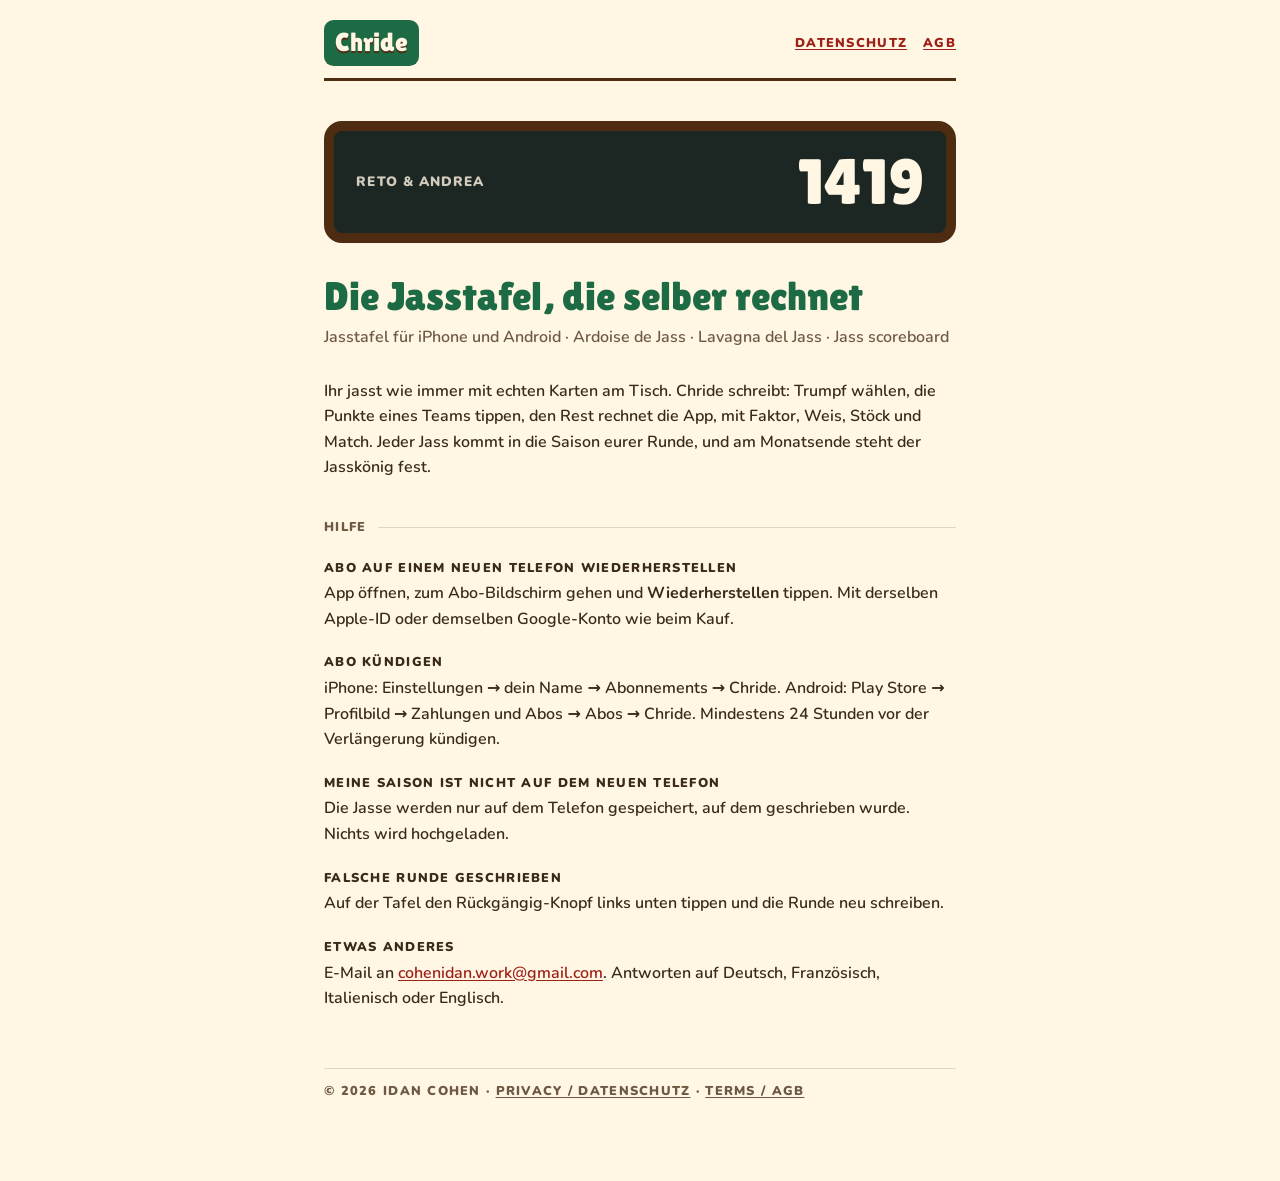
<file: index.html>
<!doctype html>
<html lang="de">
<head>
<meta charset="utf-8">
<meta name="viewport" content="width=device-width, initial-scale=1">
<title>Chride — Jasstafel für den Schieber</title>
<meta name="description" content="Die Jasstafel, die selber rechnet: Schieber mit Faktor, Weis, Stöck und Match, die Saison eurer Jassrunde und der Jasskönig des Monats. iPhone und Android.">
<link rel="preconnect" href="https://fonts.googleapis.com">
<link rel="preconnect" href="https://fonts.gstatic.com" crossorigin>
<link href="https://fonts.googleapis.com/css2?family=Lilita+One&family=Nunito:wght@600;900&display=swap" rel="stylesheet">
<link rel="stylesheet" href="style.css">
</head>
<body>
<header><span class="mark">Chride</span><nav><a href="privacy.html">Datenschutz</a><a href="terms.html">AGB</a></nav></header>

<div class="slate" aria-hidden="true"><span>Reto &amp; Andrea</span><b>1419</b></div>

<h1>Die Jasstafel, die selber rechnet</h1>
<p class="sub">Jasstafel für iPhone und Android · Ardoise de Jass · Lavagna del Jass · Jass scoreboard</p>

<p>Ihr jasst wie immer mit echten Karten am Tisch. Chride schreibt: Trumpf wählen, die Punkte eines Teams
tippen, den Rest rechnet die App, mit Faktor, Weis, Stöck und Match. Jeder Jass kommt in die Saison eurer
Runde, und am Monatsende steht der Jasskönig fest.</p>

<h2>Hilfe</h2>
<dl>
  <dt>Abo auf einem neuen Telefon wiederherstellen</dt>
  <dd>App öffnen, zum Abo-Bildschirm gehen und <strong>Wiederherstellen</strong> tippen. Mit derselben Apple-ID
      oder demselben Google-Konto wie beim Kauf.</dd>

  <dt>Abo kündigen</dt>
  <dd>iPhone: Einstellungen → dein Name → Abonnements → Chride. Android: Play Store → Profilbild → Zahlungen und
      Abos → Abos → Chride. Mindestens 24 Stunden vor der Verlängerung kündigen.</dd>

  <dt>Meine Saison ist nicht auf dem neuen Telefon</dt>
  <dd>Die Jasse werden nur auf dem Telefon gespeichert, auf dem geschrieben wurde. Nichts wird hochgeladen.</dd>

  <dt>Falsche Runde geschrieben</dt>
  <dd>Auf der Tafel den Rückgängig-Knopf links unten tippen und die Runde neu schreiben.</dd>

  <dt>Etwas anderes</dt>
  <dd>E-Mail an <a href="mailto:cohenidan.work@gmail.com?subject=Chride%20Hilfe">cohenidan.work@gmail.com</a>.
      Antworten auf Deutsch, Französisch, Italienisch oder Englisch.</dd>
</dl>

<footer>© 2026 Idan Cohen · <a href="privacy.html">Privacy / Datenschutz</a> · <a href="terms.html">Terms / AGB</a></footer>
</body>
</html>
</file>
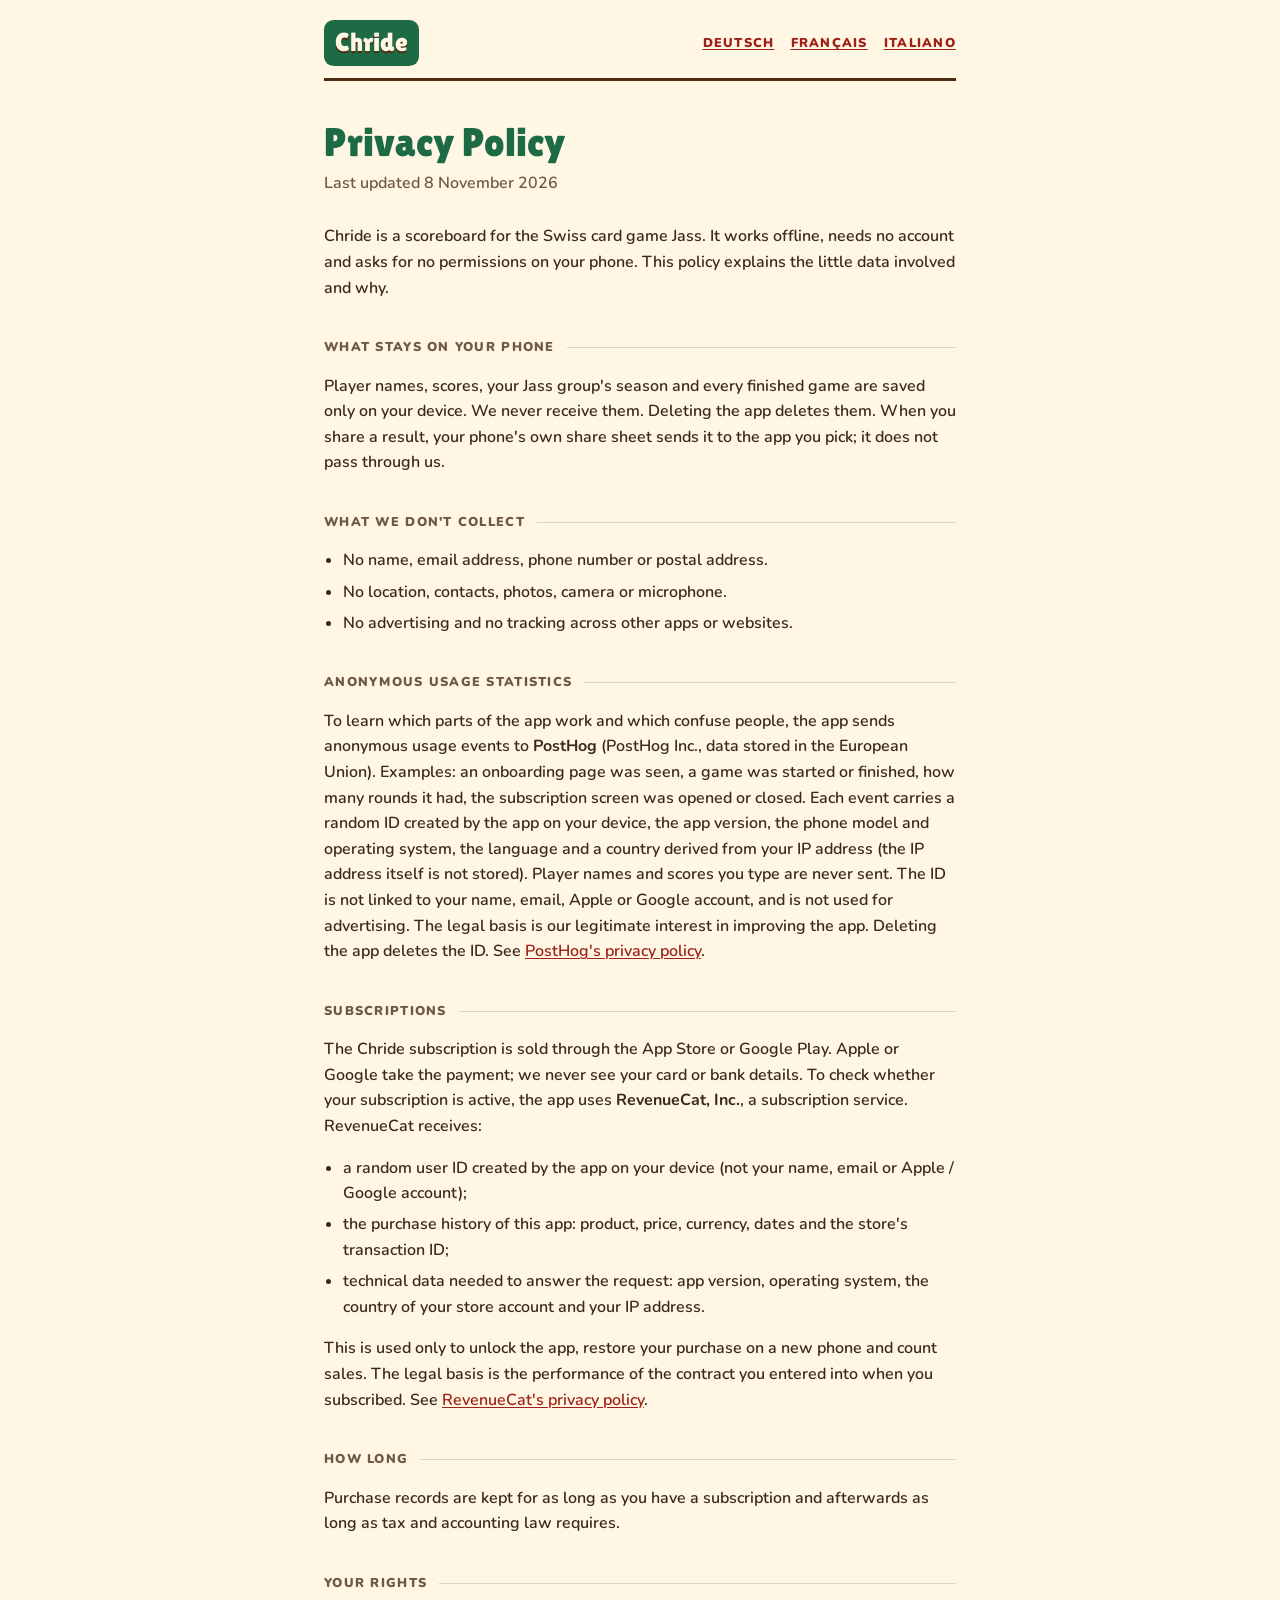
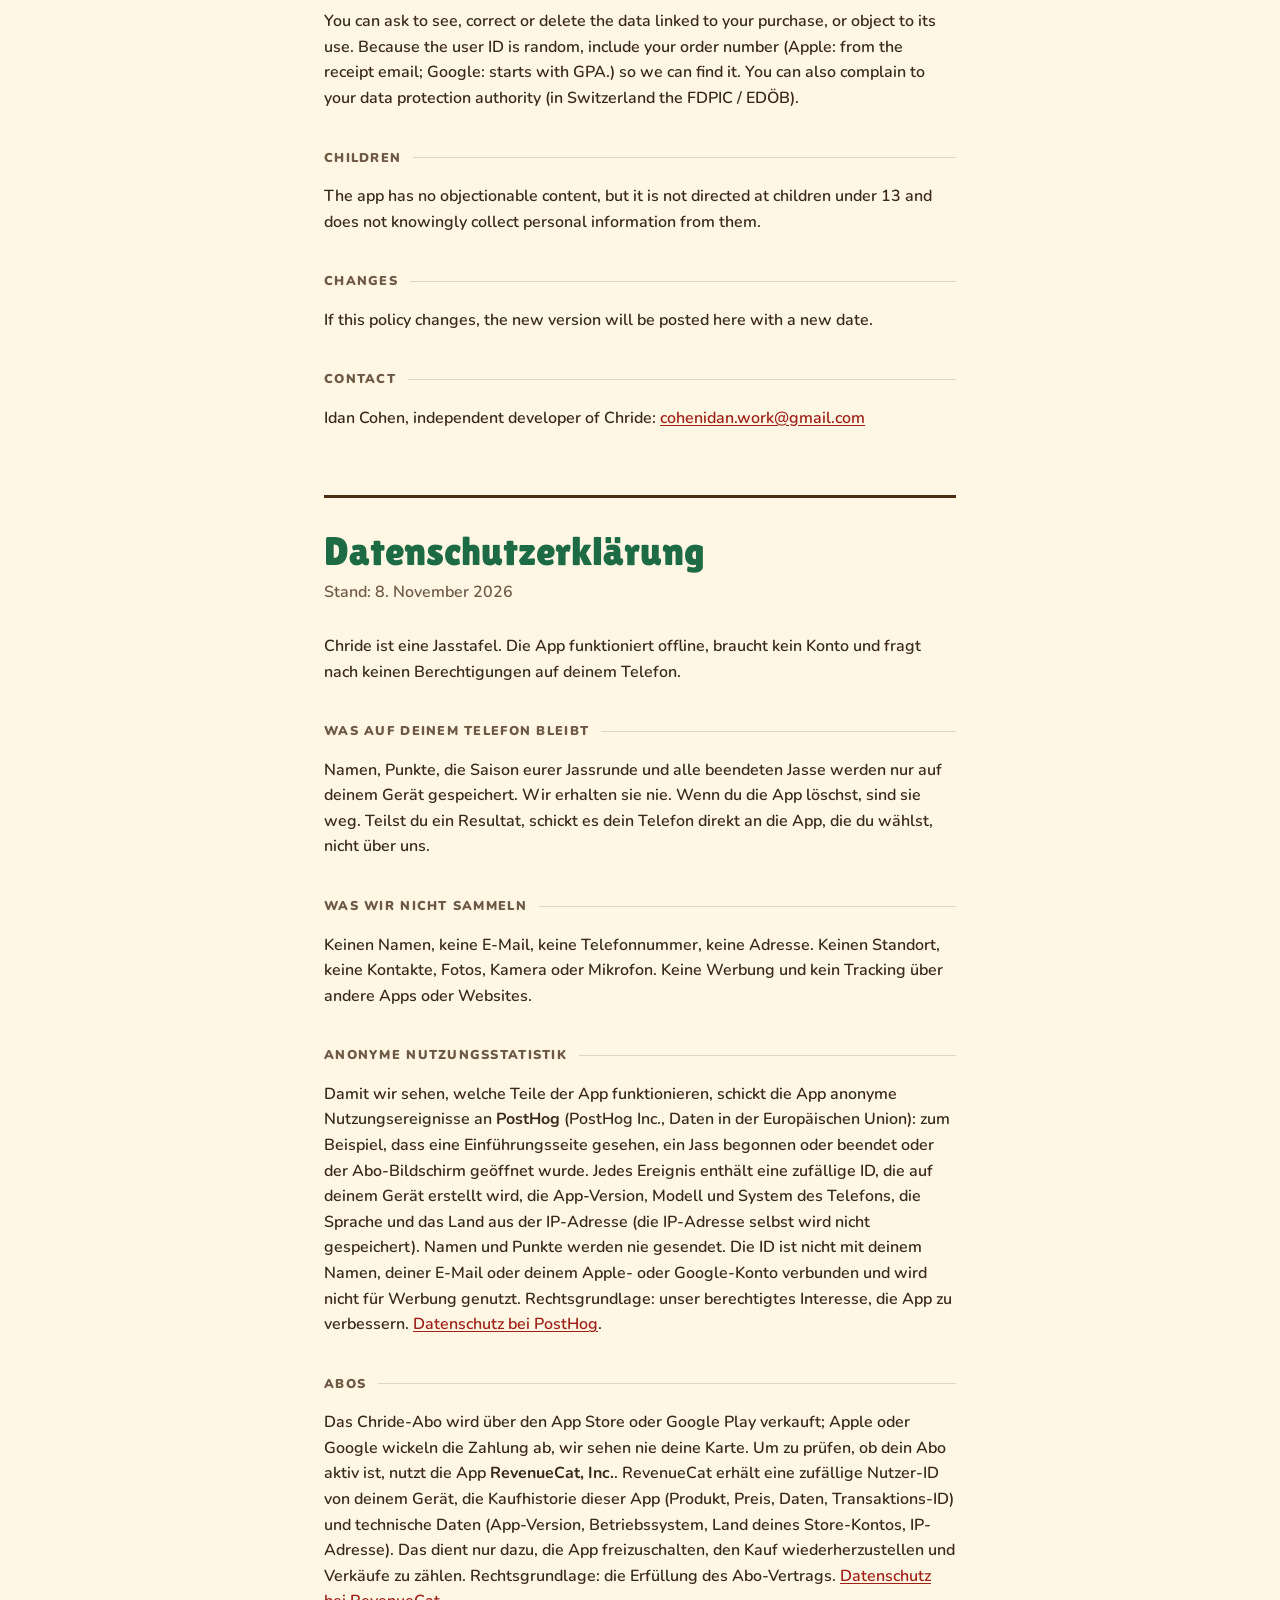
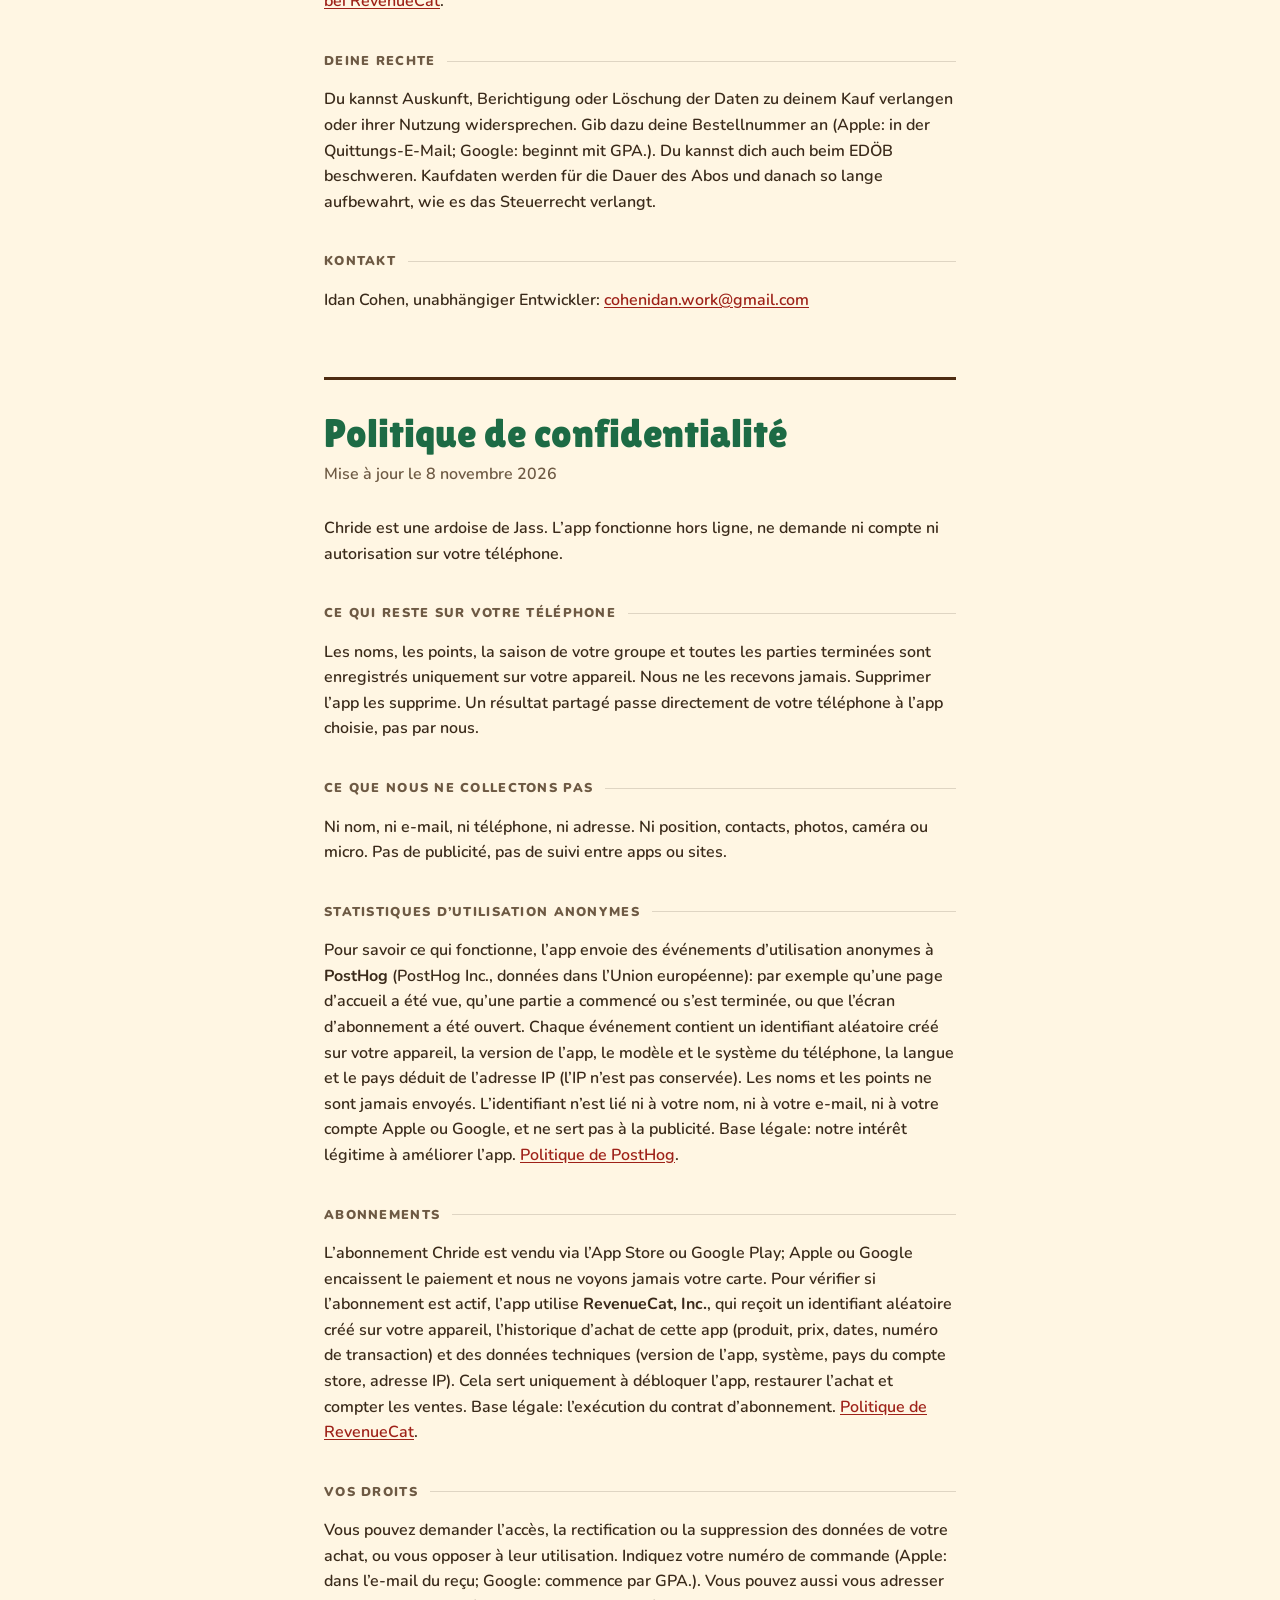
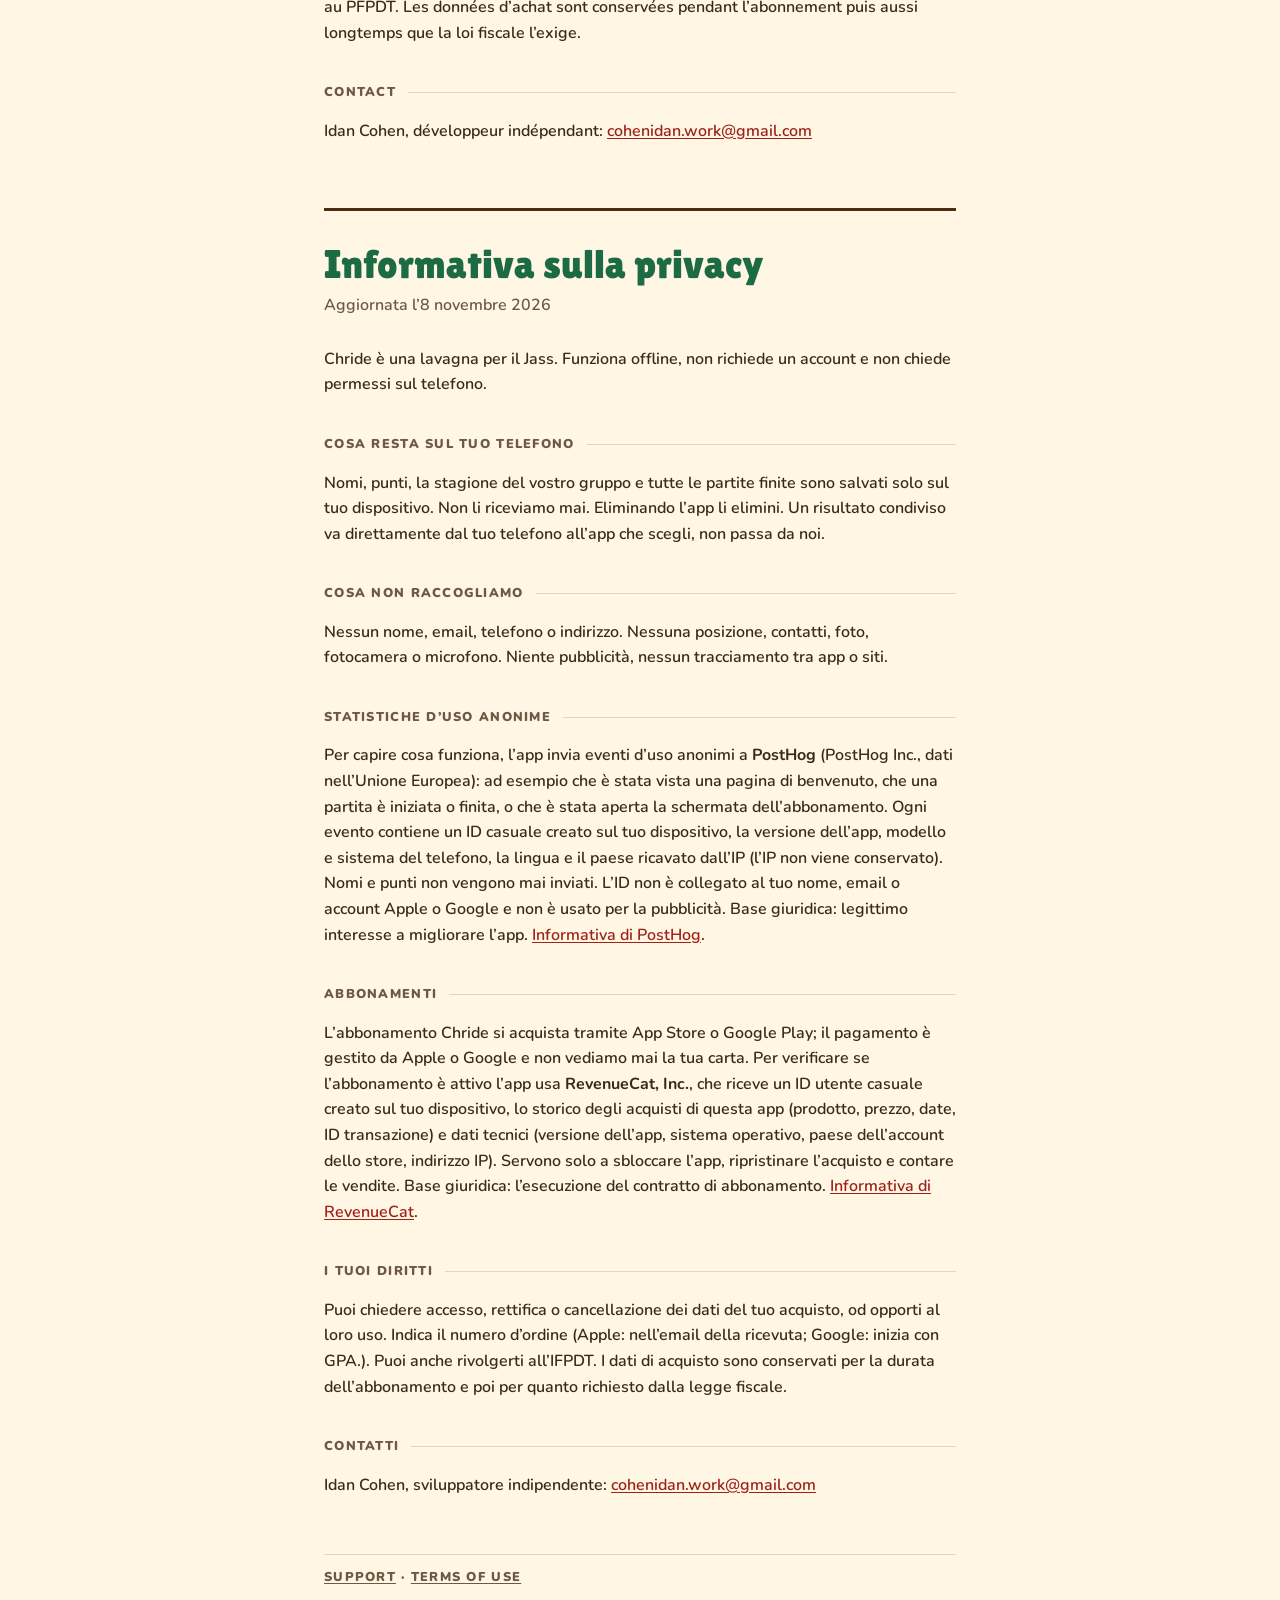
<file: privacy.html>
<!doctype html>
<html lang="en">
<head>
<meta charset="utf-8">
<meta name="viewport" content="width=device-width, initial-scale=1">
<title>Privacy Policy — Chride</title>
<link rel="preconnect" href="https://fonts.googleapis.com">
<link rel="preconnect" href="https://fonts.gstatic.com" crossorigin>
<link href="https://fonts.googleapis.com/css2?family=Lilita+One&family=Nunito:wght@600;900&display=swap" rel="stylesheet">
<link rel="stylesheet" href="style.css">
</head>
<body>
<header><a class="mark" href="./">Chride</a><nav><a href="#de">Deutsch</a><a href="#fr">Français</a><a href="#it">Italiano</a></nav></header>

<h1>Privacy Policy</h1>
<p class="sub">Last updated 8 November 2026</p>

<p>Chride is a scoreboard for the Swiss card game Jass. It works offline, needs no account and asks for no
permissions on your phone. This policy explains the little data involved and why.</p>

<h2>What stays on your phone</h2>
<p>Player names, scores, your Jass group's season and every finished game are saved only on your device. We
never receive them. Deleting the app deletes them. When you share a result, your phone's own share sheet sends
it to the app you pick; it does not pass through us.</p>

<h2>What we don't collect</h2>
<ul>
  <li>No name, email address, phone number or postal address.</li>
  <li>No location, contacts, photos, camera or microphone.</li>
  <li>No advertising and no tracking across other apps or websites.</li>
</ul>

<h2>Anonymous usage statistics</h2>
<p>To learn which parts of the app work and which confuse people, the app sends anonymous usage events to
<strong>PostHog</strong> (PostHog Inc., data stored in the European Union). Examples: an onboarding page was
seen, a game was started or finished, how many rounds it had, the subscription screen was opened or closed.
Each event carries a random ID created by the app on your device, the app version, the phone model and
operating system, the language and a country derived from your IP address (the IP address itself is not
stored). Player names and scores you type are never sent. The ID is not linked to your name, email, Apple or
Google account, and is not used for advertising. The legal basis is our legitimate interest in improving the
app. Deleting the app deletes the ID. See <a href="https://posthog.com/privacy">PostHog's privacy policy</a>.</p>

<h2>Subscriptions</h2>
<p>The Chride subscription is sold through the App Store or Google Play. Apple or Google take the payment; we
never see your card or bank details. To check whether your subscription is active, the app uses
<strong>RevenueCat, Inc.</strong>, a subscription service. RevenueCat receives:</p>
<ul>
  <li>a random user ID created by the app on your device (not your name, email or Apple / Google account);</li>
  <li>the purchase history of this app: product, price, currency, dates and the store's transaction ID;</li>
  <li>technical data needed to answer the request: app version, operating system, the country of your store
      account and your IP address.</li>
</ul>
<p>This is used only to unlock the app, restore your purchase on a new phone and count sales. The legal basis
is the performance of the contract you entered into when you subscribed. See
<a href="https://www.revenuecat.com/privacy/">RevenueCat's privacy policy</a>.</p>

<h2>How long</h2>
<p>Purchase records are kept for as long as you have a subscription and afterwards as long as tax and
accounting law requires.</p>

<h2>Your rights</h2>
<p>You can ask to see, correct or delete the data linked to your purchase, or object to its use. Because the
user ID is random, include your order number (Apple: from the receipt email; Google: starts with GPA.) so we
can find it. You can also complain to your data protection authority (in Switzerland the FDPIC / EDÖB).</p>

<h2>Children</h2>
<p>The app has no objectionable content, but it is not directed at children under 13 and does not knowingly
collect personal information from them.</p>

<h2>Changes</h2>
<p>If this policy changes, the new version will be posted here with a new date.</p>

<h2>Contact</h2>
<p>Idan Cohen, independent developer of Chride:
<a href="mailto:cohenidan.work@gmail.com?subject=Chride%20privacy">cohenidan.work@gmail.com</a></p>

<hr id="de">
<h1 lang="de">Datenschutzerklärung</h1>
<div lang="de">
<p class="sub">Stand: 8. November 2026</p>
<p>Chride ist eine Jasstafel. Die App funktioniert offline, braucht kein Konto und fragt nach keinen
Berechtigungen auf deinem Telefon.</p>
<h2>Was auf deinem Telefon bleibt</h2>
<p>Namen, Punkte, die Saison eurer Jassrunde und alle beendeten Jasse werden nur auf deinem Gerät gespeichert.
Wir erhalten sie nie. Wenn du die App löschst, sind sie weg. Teilst du ein Resultat, schickt es dein Telefon
direkt an die App, die du wählst, nicht über uns.</p>
<h2>Was wir nicht sammeln</h2>
<p>Keinen Namen, keine E-Mail, keine Telefonnummer, keine Adresse. Keinen Standort, keine Kontakte, Fotos,
Kamera oder Mikrofon. Keine Werbung und kein Tracking über andere Apps oder Websites.</p>
<h2>Anonyme Nutzungsstatistik</h2>
<p>Damit wir sehen, welche Teile der App funktionieren, schickt die App anonyme Nutzungsereignisse an
<strong>PostHog</strong> (PostHog Inc., Daten in der Europäischen Union): zum Beispiel, dass eine
Einführungsseite gesehen, ein Jass begonnen oder beendet oder der Abo-Bildschirm geöffnet wurde. Jedes Ereignis
enthält eine zufällige ID, die auf deinem Gerät erstellt wird, die App-Version, Modell und System des Telefons,
die Sprache und das Land aus der IP-Adresse (die IP-Adresse selbst wird nicht gespeichert). Namen und Punkte
werden nie gesendet. Die ID ist nicht mit deinem Namen, deiner E-Mail oder deinem Apple- oder Google-Konto
verbunden und wird nicht für Werbung genutzt. Rechtsgrundlage: unser berechtigtes Interesse, die App zu
verbessern. <a href="https://posthog.com/privacy">Datenschutz bei PostHog</a>.</p>
<h2>Abos</h2>
<p>Das Chride-Abo wird über den App Store oder Google Play verkauft; Apple oder Google wickeln die Zahlung ab,
wir sehen nie deine Karte. Um zu prüfen, ob dein Abo aktiv ist, nutzt die App <strong>RevenueCat, Inc.</strong>.
RevenueCat erhält eine zufällige Nutzer-ID von deinem Gerät, die Kaufhistorie dieser App (Produkt, Preis,
Daten, Transaktions-ID) und technische Daten (App-Version, Betriebssystem, Land deines Store-Kontos,
IP-Adresse). Das dient nur dazu, die App freizuschalten, den Kauf wiederherzustellen und Verkäufe zu zählen.
Rechtsgrundlage: die Erfüllung des Abo-Vertrags. <a href="https://www.revenuecat.com/privacy/">Datenschutz bei
RevenueCat</a>.</p>
<h2>Deine Rechte</h2>
<p>Du kannst Auskunft, Berichtigung oder Löschung der Daten zu deinem Kauf verlangen oder ihrer Nutzung
widersprechen. Gib dazu deine Bestellnummer an (Apple: in der Quittungs-E-Mail; Google: beginnt mit GPA.). Du
kannst dich auch beim EDÖB beschweren. Kaufdaten werden für die Dauer des Abos und danach so lange aufbewahrt,
wie es das Steuerrecht verlangt.</p>
<h2>Kontakt</h2>
<p>Idan Cohen, unabhängiger Entwickler: <a href="mailto:cohenidan.work@gmail.com">cohenidan.work@gmail.com</a></p>
</div>

<hr id="fr">
<h1 lang="fr">Politique de confidentialité</h1>
<div lang="fr">
<p class="sub">Mise à jour le 8 novembre 2026</p>
<p>Chride est une ardoise de Jass. L’app fonctionne hors ligne, ne demande ni compte ni autorisation sur votre
téléphone.</p>
<h2>Ce qui reste sur votre téléphone</h2>
<p>Les noms, les points, la saison de votre groupe et toutes les parties terminées sont enregistrés uniquement
sur votre appareil. Nous ne les recevons jamais. Supprimer l’app les supprime. Un résultat partagé passe
directement de votre téléphone à l’app choisie, pas par nous.</p>
<h2>Ce que nous ne collectons pas</h2>
<p>Ni nom, ni e-mail, ni téléphone, ni adresse. Ni position, contacts, photos, caméra ou micro. Pas de
publicité, pas de suivi entre apps ou sites.</p>
<h2>Statistiques d’utilisation anonymes</h2>
<p>Pour savoir ce qui fonctionne, l’app envoie des événements d’utilisation anonymes à <strong>PostHog</strong>
(PostHog Inc., données dans l’Union européenne): par exemple qu’une page d’accueil a été vue, qu’une partie a
commencé ou s’est terminée, ou que l’écran d’abonnement a été ouvert. Chaque événement contient un identifiant
aléatoire créé sur votre appareil, la version de l’app, le modèle et le système du téléphone, la langue et le
pays déduit de l’adresse IP (l’IP n’est pas conservée). Les noms et les points ne sont jamais envoyés.
L’identifiant n’est lié ni à votre nom, ni à votre e-mail, ni à votre compte Apple ou Google, et ne sert pas à
la publicité. Base légale: notre intérêt légitime à améliorer l’app.
<a href="https://posthog.com/privacy">Politique de PostHog</a>.</p>
<h2>Abonnements</h2>
<p>L’abonnement Chride est vendu via l’App Store ou Google Play; Apple ou Google encaissent le paiement et nous
ne voyons jamais votre carte. Pour vérifier si l’abonnement est actif, l’app utilise <strong>RevenueCat,
Inc.</strong>, qui reçoit un identifiant aléatoire créé sur votre appareil, l’historique d’achat de cette app
(produit, prix, dates, numéro de transaction) et des données techniques (version de l’app, système, pays du
compte store, adresse IP). Cela sert uniquement à débloquer l’app, restaurer l’achat et compter les ventes.
Base légale: l’exécution du contrat d’abonnement. <a href="https://www.revenuecat.com/privacy/">Politique de
RevenueCat</a>.</p>
<h2>Vos droits</h2>
<p>Vous pouvez demander l’accès, la rectification ou la suppression des données de votre achat, ou vous opposer
à leur utilisation. Indiquez votre numéro de commande (Apple: dans l’e-mail du reçu; Google: commence par GPA.).
Vous pouvez aussi vous adresser au PFPDT. Les données d’achat sont conservées pendant l’abonnement puis aussi
longtemps que la loi fiscale l’exige.</p>
<h2>Contact</h2>
<p>Idan Cohen, développeur indépendant: <a href="mailto:cohenidan.work@gmail.com">cohenidan.work@gmail.com</a></p>
</div>

<hr id="it">
<h1 lang="it">Informativa sulla privacy</h1>
<div lang="it">
<p class="sub">Aggiornata l’8 novembre 2026</p>
<p>Chride è una lavagna per il Jass. Funziona offline, non richiede un account e non chiede permessi sul
telefono.</p>
<h2>Cosa resta sul tuo telefono</h2>
<p>Nomi, punti, la stagione del vostro gruppo e tutte le partite finite sono salvati solo sul tuo dispositivo.
Non li riceviamo mai. Eliminando l’app li elimini. Un risultato condiviso va direttamente dal tuo telefono
all’app che scegli, non passa da noi.</p>
<h2>Cosa non raccogliamo</h2>
<p>Nessun nome, email, telefono o indirizzo. Nessuna posizione, contatti, foto, fotocamera o microfono. Niente
pubblicità, nessun tracciamento tra app o siti.</p>
<h2>Statistiche d’uso anonime</h2>
<p>Per capire cosa funziona, l’app invia eventi d’uso anonimi a <strong>PostHog</strong> (PostHog Inc., dati
nell’Unione Europea): ad esempio che è stata vista una pagina di benvenuto, che una partita è iniziata o finita,
o che è stata aperta la schermata dell’abbonamento. Ogni evento contiene un ID casuale creato sul tuo
dispositivo, la versione dell’app, modello e sistema del telefono, la lingua e il paese ricavato dall’IP (l’IP
non viene conservato). Nomi e punti non vengono mai inviati. L’ID non è collegato al tuo nome, email o account
Apple o Google e non è usato per la pubblicità. Base giuridica: legittimo interesse a migliorare l’app.
<a href="https://posthog.com/privacy">Informativa di PostHog</a>.</p>
<h2>Abbonamenti</h2>
<p>L’abbonamento Chride si acquista tramite App Store o Google Play; il pagamento è gestito da Apple o Google e
non vediamo mai la tua carta. Per verificare se l’abbonamento è attivo l’app usa <strong>RevenueCat,
Inc.</strong>, che riceve un ID utente casuale creato sul tuo dispositivo, lo storico degli acquisti di questa
app (prodotto, prezzo, date, ID transazione) e dati tecnici (versione dell’app, sistema operativo, paese
dell’account dello store, indirizzo IP). Servono solo a sbloccare l’app, ripristinare l’acquisto e contare le
vendite. Base giuridica: l’esecuzione del contratto di abbonamento.
<a href="https://www.revenuecat.com/privacy/">Informativa di RevenueCat</a>.</p>
<h2>I tuoi diritti</h2>
<p>Puoi chiedere accesso, rettifica o cancellazione dei dati del tuo acquisto, od opporti al loro uso. Indica il
numero d’ordine (Apple: nell’email della ricevuta; Google: inizia con GPA.). Puoi anche rivolgerti all’IFPDT. I
dati di acquisto sono conservati per la durata dell’abbonamento e poi per quanto richiesto dalla legge
fiscale.</p>
<h2>Contatti</h2>
<p>Idan Cohen, sviluppatore indipendente: <a href="mailto:cohenidan.work@gmail.com">cohenidan.work@gmail.com</a></p>
</div>

<footer><a href="./">Support</a> · <a href="terms.html">Terms of use</a></footer>
</body>
</html>
</file>
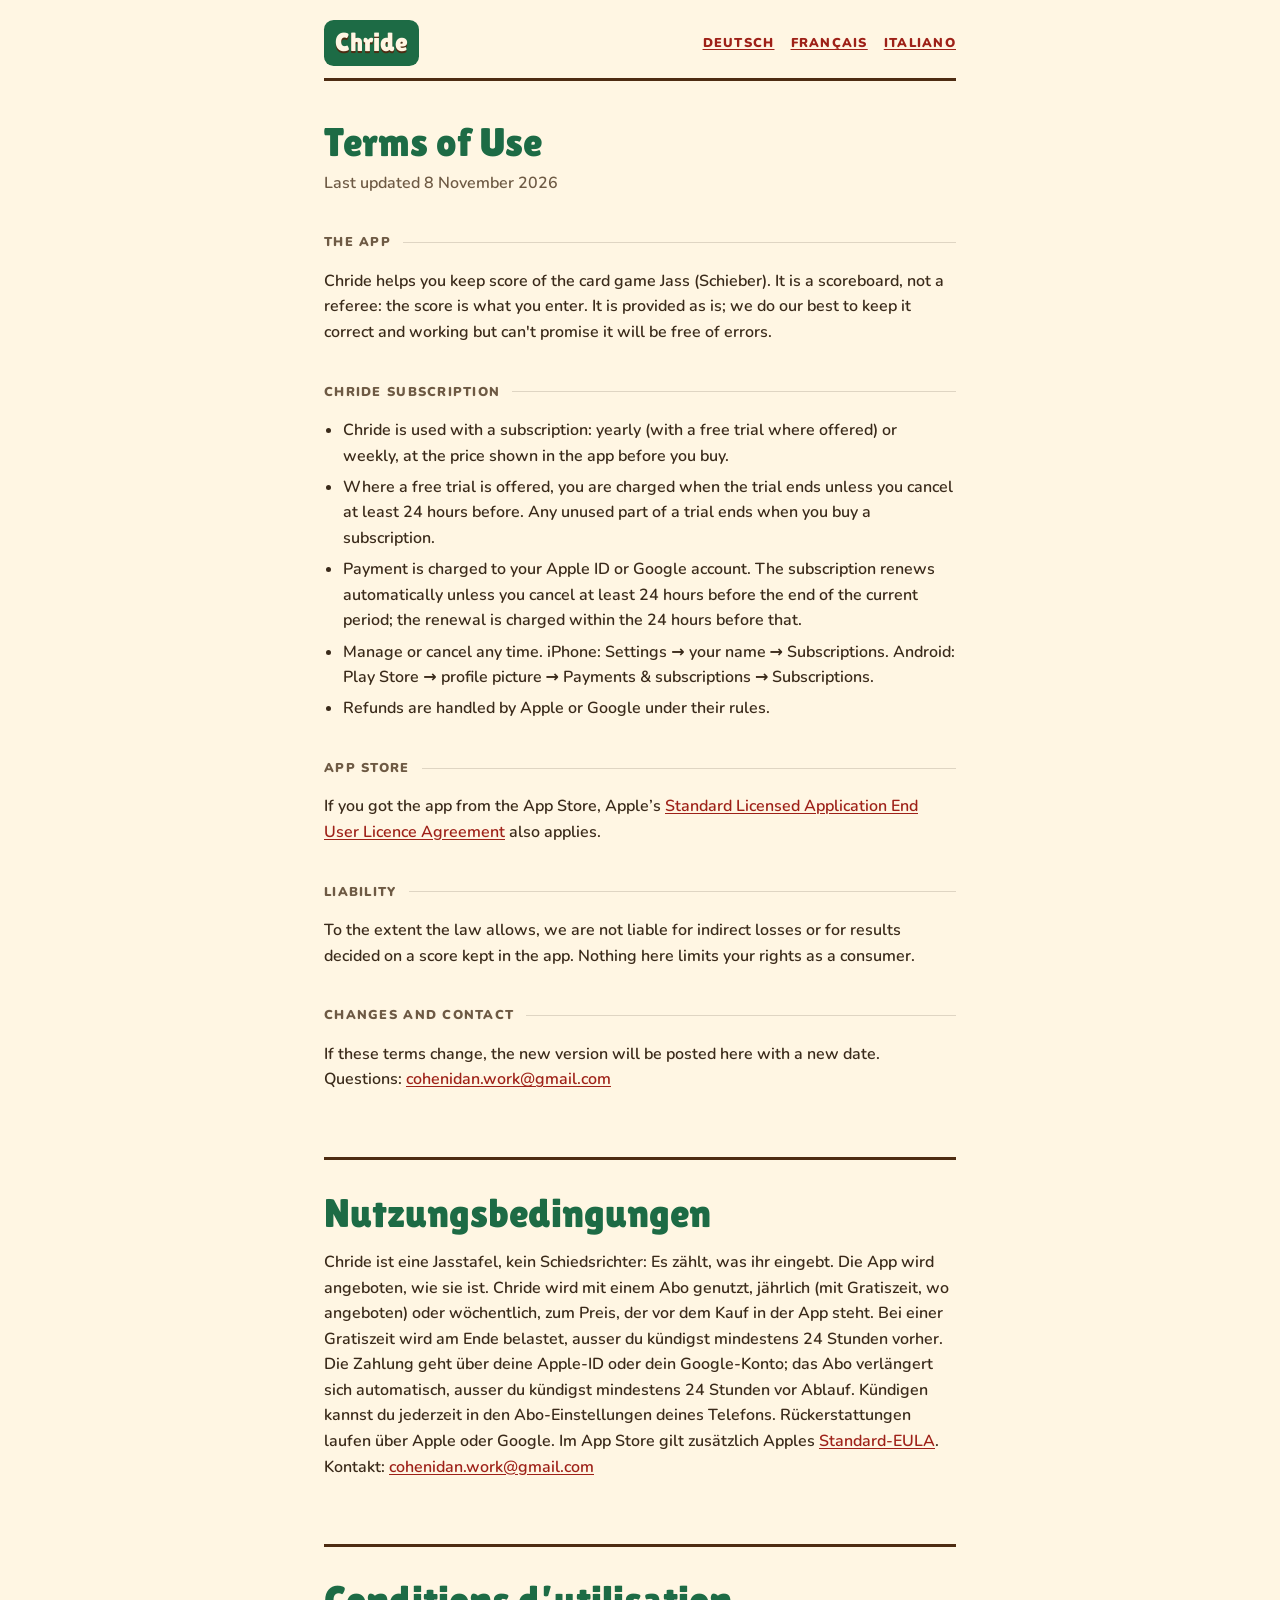
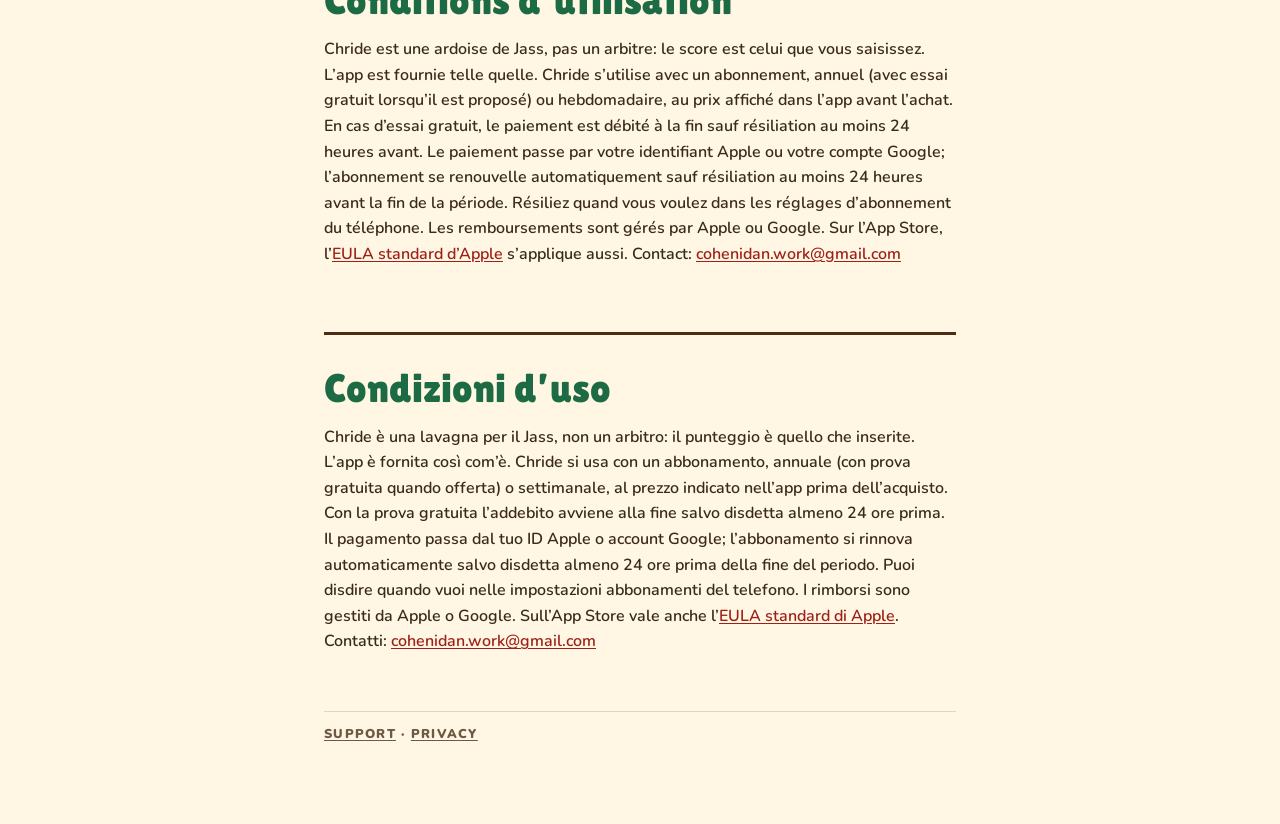
<file: terms.html>
<!doctype html>
<html lang="en">
<head>
<meta charset="utf-8">
<meta name="viewport" content="width=device-width, initial-scale=1">
<title>Terms of Use — Chride</title>
<link rel="preconnect" href="https://fonts.googleapis.com">
<link rel="preconnect" href="https://fonts.gstatic.com" crossorigin>
<link href="https://fonts.googleapis.com/css2?family=Lilita+One&family=Nunito:wght@600;900&display=swap" rel="stylesheet">
<link rel="stylesheet" href="style.css">
</head>
<body>
<header><a class="mark" href="./">Chride</a><nav><a href="#de">Deutsch</a><a href="#fr">Français</a><a href="#it">Italiano</a></nav></header>

<h1>Terms of Use</h1>
<p class="sub">Last updated 8 November 2026</p>

<h2>The app</h2>
<p>Chride helps you keep score of the card game Jass (Schieber). It is a scoreboard, not a referee: the score
is what you enter. It is provided as is; we do our best to keep it correct and working but can't promise it
will be free of errors.</p>

<h2>Chride subscription</h2>
<ul>
  <li>Chride is used with a subscription: yearly (with a free trial where offered) or weekly, at the price shown
      in the app before you buy.</li>
  <li>Where a free trial is offered, you are charged when the trial ends unless you cancel at least 24 hours
      before. Any unused part of a trial ends when you buy a subscription.</li>
  <li>Payment is charged to your Apple ID or Google account. The subscription renews automatically unless you
      cancel at least 24 hours before the end of the current period; the renewal is charged within the 24
      hours before that.</li>
  <li>Manage or cancel any time. iPhone: Settings → your name → Subscriptions. Android: Play Store → profile
      picture → Payments &amp; subscriptions → Subscriptions.</li>
  <li>Refunds are handled by Apple or Google under their rules.</li>
</ul>

<h2>App Store</h2>
<p>If you got the app from the App Store, Apple’s
<a href="https://www.apple.com/legal/internet-services/itunes/dev/stdeula/">Standard Licensed Application
End User Licence Agreement</a> also applies.</p>

<h2>Liability</h2>
<p>To the extent the law allows, we are not liable for indirect losses or for results decided on a score kept
in the app. Nothing here limits your rights as a consumer.</p>

<h2>Changes and contact</h2>
<p>If these terms change, the new version will be posted here with a new date. Questions:
<a href="mailto:cohenidan.work@gmail.com?subject=Chride">cohenidan.work@gmail.com</a></p>

<hr id="de">
<h1 lang="de">Nutzungsbedingungen</h1>
<div lang="de">
<p>Chride ist eine Jasstafel, kein Schiedsrichter: Es zählt, was ihr eingebt. Die App wird angeboten, wie sie
ist. Chride wird mit einem Abo genutzt, jährlich (mit Gratiszeit, wo angeboten) oder wöchentlich, zum Preis,
der vor dem Kauf in der App steht. Bei einer Gratiszeit wird am Ende belastet, ausser du kündigst mindestens 24
Stunden vorher. Die Zahlung geht über deine Apple-ID oder dein Google-Konto; das Abo verlängert sich
automatisch, ausser du kündigst mindestens 24 Stunden vor Ablauf. Kündigen kannst du jederzeit in den
Abo-Einstellungen deines Telefons. Rückerstattungen laufen über Apple oder Google. Im App Store gilt zusätzlich
Apples <a href="https://www.apple.com/legal/internet-services/itunes/dev/stdeula/">Standard-EULA</a>. Kontakt:
<a href="mailto:cohenidan.work@gmail.com">cohenidan.work@gmail.com</a></p>
</div>

<hr id="fr">
<h1 lang="fr">Conditions d’utilisation</h1>
<div lang="fr">
<p>Chride est une ardoise de Jass, pas un arbitre: le score est celui que vous saisissez. L’app est fournie
telle quelle. Chride s’utilise avec un abonnement, annuel (avec essai gratuit lorsqu’il est proposé) ou
hebdomadaire, au prix affiché dans l’app avant l’achat. En cas d’essai gratuit, le paiement est débité à la
fin sauf résiliation au moins 24 heures avant. Le paiement passe par votre identifiant Apple ou votre compte
Google; l’abonnement se renouvelle automatiquement sauf résiliation au moins 24 heures avant la fin de la
période. Résiliez quand vous voulez dans les réglages d’abonnement du téléphone. Les remboursements sont gérés
par Apple ou Google. Sur l’App Store, l’<a href="https://www.apple.com/legal/internet-services/itunes/dev/stdeula/">EULA
standard d’Apple</a> s’applique aussi. Contact: <a href="mailto:cohenidan.work@gmail.com">cohenidan.work@gmail.com</a></p>
</div>

<hr id="it">
<h1 lang="it">Condizioni d’uso</h1>
<div lang="it">
<p>Chride è una lavagna per il Jass, non un arbitro: il punteggio è quello che inserite. L’app è fornita così
com’è. Chride si usa con un abbonamento, annuale (con prova gratuita quando offerta) o settimanale, al prezzo
indicato nell’app prima dell’acquisto. Con la prova gratuita l’addebito avviene alla fine salvo disdetta almeno
24 ore prima. Il pagamento passa dal tuo ID Apple o account Google; l’abbonamento si rinnova automaticamente
salvo disdetta almeno 24 ore prima della fine del periodo. Puoi disdire quando vuoi nelle impostazioni
abbonamenti del telefono. I rimborsi sono gestiti da Apple o Google. Sull’App Store vale anche
l’<a href="https://www.apple.com/legal/internet-services/itunes/dev/stdeula/">EULA standard di Apple</a>.
Contatti: <a href="mailto:cohenidan.work@gmail.com">cohenidan.work@gmail.com</a></p>
</div>

<footer><a href="./">Support</a> · <a href="privacy.html">Privacy</a></footer>
</body>
</html>
</file>
<file: style.css>
:root { color-scheme: light; --cream: #FFF6E3; --ink: #3A2A1A; --soft: #6E5A44; --rule: rgba(58,42,26,.16);
        --felt: #1D6B45; --red: #E23B2E; --redlip: #9E2118; --gold: #F5C542; --wood: #4E2C12; }
* { box-sizing: border-box; }
body { max-width: 42rem; margin: 0 auto; padding: 1.25rem 1.25rem 5rem; background: var(--cream); color: var(--ink);
       font: 600 16px/1.6 Nunito, system-ui, sans-serif; }
header { display: flex; justify-content: space-between; align-items: center; gap: 1rem; flex-wrap: wrap;
         padding-bottom: .75rem; border-bottom: 3px solid var(--wood); margin-bottom: 2.5rem; }
header nav a { margin-left: 1rem; }
.mark, h1 { font-family: "Lilita One", Nunito, sans-serif; font-weight: 400; }
.mark { font-size: 1.6rem; text-decoration: none; text-shadow: 0 2px 0 var(--wood); color: var(--cream);
        background: var(--felt); padding: .1rem .7rem .2rem; border-radius: .6rem; }
header nav a, footer, h2, dt { font-weight: 900; text-transform: uppercase; letter-spacing: .1em; font-size: .8rem; }
h1 { font-size: 2.5rem; line-height: 1.05; margin: 0 0 .5rem; color: var(--felt); }
h2 { margin: 2.25rem 0 .6rem; display: flex; gap: .75rem; align-items: center; color: var(--soft); }
h2::after { content: ""; flex: 1; height: 1px; background: var(--rule); }
.sub { color: var(--soft); margin: 0 0 1.75rem; }
a { color: var(--redlip); text-underline-offset: 2px; }
ul { padding-left: 1.2rem; }
li { margin: .35rem 0; }
dl { margin: 0; }
dt { margin-top: 1.25rem; color: var(--ink); }
dd { margin: .2rem 0 0; }
hr { border: 0; border-top: 3px solid var(--wood); margin: 4rem 0 2rem; }
footer { margin-top: 3.5rem; padding-top: .75rem; border-top: 1px solid var(--rule); color: var(--soft); }
footer a { color: var(--soft); }
.slate { background: #1C2622; border: 10px solid var(--wood); border-radius: 18px; padding: 1.2rem 1.4rem;
         margin-bottom: 2rem; color: var(--cream); display: flex; justify-content: space-between; align-items: center; }
.slate b { font: 400 clamp(2.6rem, 12vw, 4rem)/1 "Lilita One", sans-serif; }
.slate span { font-weight: 900; letter-spacing: .08em; text-transform: uppercase; font-size: .85rem; opacity: .8; }
@media (max-width: 30rem) { h1 { font-size: 2rem; } }
</file>
